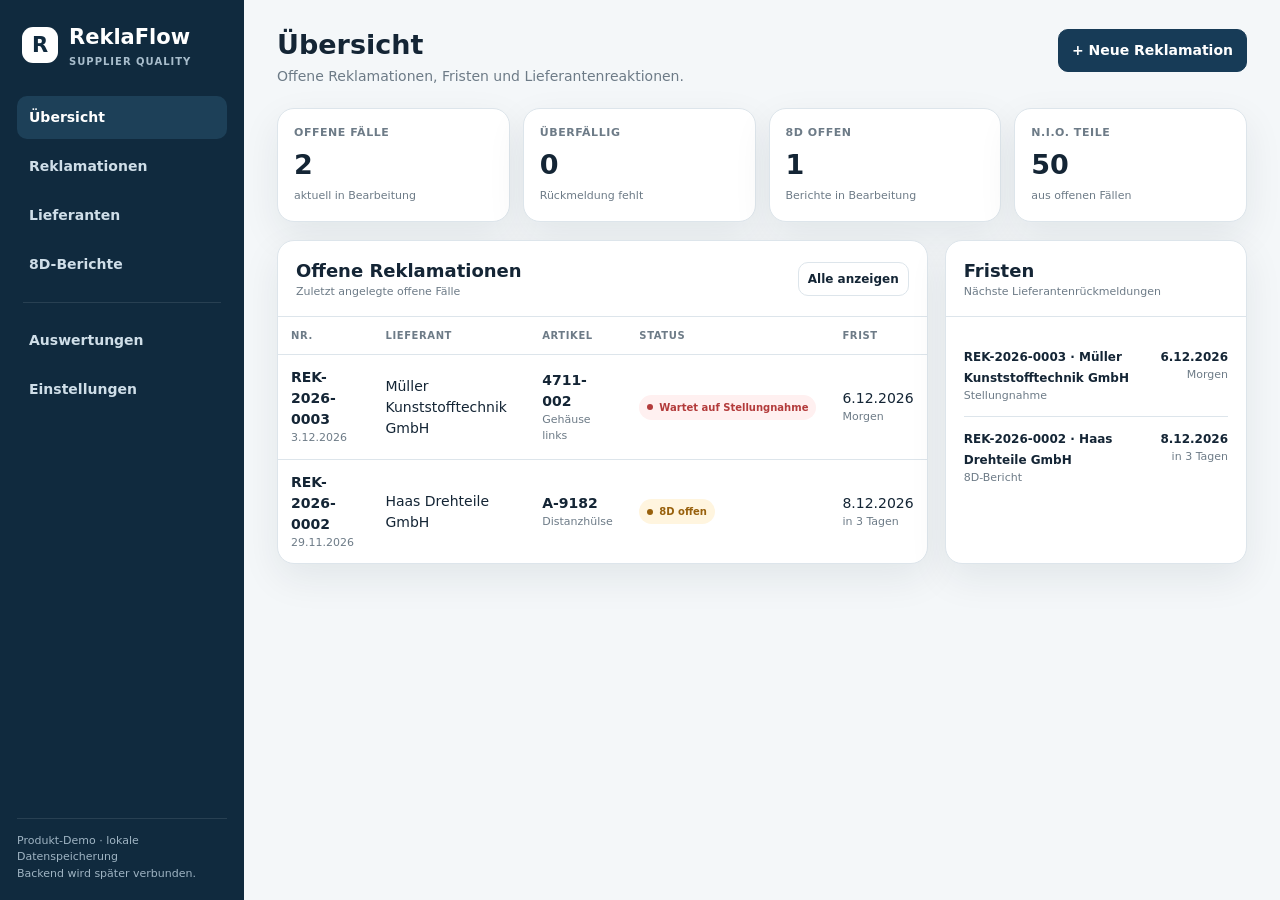
<file: index.html>
<!doctype html>
<html lang="de">
<head>
<meta charset="utf-8">
<meta name="viewport" content="width=device-width,initial-scale=1">
<meta name="theme-color" content="#102a3e">
<title>ReklaFlow – Lieferantenreklamationen</title>
<meta name="description" content="ReklaFlow bündelt Lieferantenreklamationen, Fristen, 8D-Berichte und Lieferantenrückmeldungen in einem schlanken Workflow.">
<link rel="stylesheet" href="styles.css">
</head>
<body>
<div class="app">
 <aside class="sidebar">
  <div class="brand"><span class="brandmark">R</span><span>ReklaFlow<small>Supplier Quality</small></span></div>
  <nav class="nav">
   <button data-view="dashboard">Übersicht</button>
   <button data-view="complaints">Reklamationen</button>
   <button data-view="suppliers">Lieferanten</button>
   <button data-view="eightd">8D-Berichte</button>
   <div class="sep"></div>
   <button data-view="analytics">Auswertungen</button>
   <button data-view="settings">Einstellungen</button>
  </nav>
  <div class="sidebarFooter">Produkt-Demo · lokale Datenspeicherung<br>Backend wird später verbunden.</div>
 </aside>

 <main class="main">
  <section class="view" id="dashboard">
   <div class="topbar"><div><h1>Übersicht</h1><div class="sub">Offene Reklamationen, Fristen und Lieferantenreaktionen.</div></div><div class="actions"><button class="btn primary" onclick="openNewCase()">+ Neue Reklamation</button></div></div>
   <div class="grid4" id="dashboardStats"></div>
   <div class="columns">
    <div class="card"><div class="cardHead"><div><h2>Offene Reklamationen</h2><div class="small">Zuletzt angelegte offene Fälle</div></div><button class="btn sm" onclick="showView('complaints')">Alle anzeigen</button></div><div class="tableWrap"><table><thead><tr><th>Nr.</th><th>Lieferant</th><th>Artikel</th><th>Status</th><th>Frist</th></tr></thead><tbody id="dashboardRows"></tbody></table></div></div>
    <div class="card"><div class="cardHead"><div><h2>Fristen</h2><div class="small">Nächste Lieferantenrückmeldungen</div></div></div><div class="cardBody" id="deadlineList"></div></div>
   </div>
  </section>

  <section class="view" id="complaints">
   <div class="topbar"><div><h1>Reklamationen</h1><div class="sub">Alle Lieferantenreklamationen zentral verwalten.</div></div><div class="actions"><button class="btn primary" onclick="openNewCase()">+ Neue Reklamation</button></div></div>
   <div class="toolbar">
    <input class="search" id="complaintSearch" placeholder="Nr., Lieferant, Artikel oder Fehler suchen…" oninput="renderComplaints()">
    <select class="select" id="complaintFilter" onchange="renderComplaints()"><option value="">Alle Status</option><option>Neu</option><option>Versendet</option><option>Wartet auf Stellungnahme</option><option>8D offen</option><option>Wirksamkeitsprüfung</option><option>Abgeschlossen</option></select>
    <select class="select" id="priorityFilter" onchange="renderComplaints()"><option value="">Alle Prioritäten</option><option>Hoch</option><option>Mittel</option><option>Niedrig</option></select>
   </div>
   <div class="card"><div class="tableWrap"><table><thead><tr><th>Nr.</th><th>Lieferant</th><th>Artikel</th><th>n.i.O.</th><th>Status</th><th>Frist</th></tr></thead><tbody id="complaintRows"></tbody></table></div></div>
  </section>

  <section class="view" id="suppliers">
   <div class="topbar"><div><h1>Lieferanten</h1><div class="sub">Kontakte und Reklamationshistorie im Überblick.</div></div><div class="actions"><button class="btn primary" onclick="openSupplierModal()">+ Lieferant</button></div></div>
   <div class="card"><div class="tableWrap"><table><thead><tr><th>Lieferant</th><th>Kontakt</th><th>Fälle</th><th>Offen</th><th>n.i.O. Teile</th><th>Letzter Fall</th></tr></thead><tbody id="supplierRows"></tbody></table></div></div>
  </section>

  <section class="view" id="eightd">
   <div class="topbar"><div><h1>8D-Berichte</h1><div class="sub">Strukturierte Ursachen- und Maßnahmenbearbeitung je Reklamation.</div></div></div>
   <div class="alert" style="margin-bottom:13px">8D bleibt immer direkt mit der Reklamation verknüpft. Kein separates Word-Dokument, das später gesucht werden muss.</div>
   <div class="card"><div class="tableWrap"><table><thead><tr><th>Reklamation / Lieferant</th><th>Artikel</th><th>Fortschritt</th><th>Status</th><th>Frist</th></tr></thead><tbody id="eightdRows"></tbody></table></div></div>
  </section>

  <section class="view" id="analytics">
   <div class="topbar"><div><h1>Auswertungen</h1><div class="sub">Kennzahlen aus den vorhandenen Reklamationsdaten.</div></div></div>
   <div class="grid4" id="analyticsStats"></div>
   <div class="columns">
    <div class="card"><div class="cardHead"><h2>Reklamationen nach Lieferant</h2></div><div class="cardBody" id="supplierBars"></div></div>
    <div class="card"><div class="cardHead"><h2>Fehlerkategorien</h2></div><div class="cardBody" id="categoryBars"></div></div>
   </div>
  </section>

  <section class="view" id="settings">
   <div class="topbar"><div><h1>Einstellungen</h1><div class="sub">Firmendaten und lokale Demo-Verwaltung.</div></div><div class="actions"><button class="btn primary" onclick="saveSettings()">Speichern</button></div></div>
   <div class="columns">
    <div class="card"><div class="cardHead"><h2>Unternehmen</h2></div><div class="cardBody"><div class="formGrid">
     <div class="field full"><label>Firmenname</label><input id="setCompany"></div>
     <div class="field"><label>Ansprechpartner / Bereich</label><input id="setContact"></div>
     <div class="field"><label>E-Mail</label><input id="setEmail" type="email"></div>
     <div class="field"><label>Reklamationspräfix</label><input id="setPrefix"></div>
     <div class="field"><label>Standard-Antwortfrist in Tagen</label><input id="setDue" type="number" min="1"></div>
     <div class="field"><label>Erinnerung vor Frist in Tagen</label><input id="setReminder" type="number" min="0"></div>
    </div></div></div>
    <div class="card"><div class="cardHead"><h2>Daten</h2></div><div class="cardBody">
     <div class="settingRow"><div><b>Backup exportieren</b><span>Alle lokalen Reklamationen und Lieferanten als JSON sichern.</span></div><button class="btn sm" onclick="exportData()">Export</button></div>
     <div class="settingRow"><div><b>Backup importieren</b><span>Ein vorher exportiertes ReklaFlow-Backup einlesen.</span></div><label class="btn sm" style="cursor:pointer">Import<input type="file" accept=".json,application/json" style="display:none" onchange="importData(this)"></label></div>
     <div class="settingRow"><div><b>Demo zurücksetzen</b><span>Lokale Daten auf den Ausgangsstand zurücksetzen.</span></div><button class="btn sm danger" onclick="resetDemo()">Zurücksetzen</button></div>
    </div></div>
   </div>
  </section>

  <section class="view" id="detail">
   <div class="topbar"><div><button class="btn" onclick="showView('complaints')">← Reklamationen</button></div><div class="actions"></div></div>
   <div id="detailContent"></div>
  </section>

  <section class="view" id="portal"><div id="portalContent"></div></section>
 </main>
</div>

<div class="modal" id="caseModal">
 <div class="dialog">
  <div class="dialogHead"><div><h2>Neue Lieferantenreklamation</h2><div class="small">Fehler dokumentieren und Bearbeitung starten.</div></div><button class="close" onclick="closeModal('caseModal')">×</button></div>
  <form id="caseForm" onsubmit="event.preventDefault();createCase()">
   <div class="dialogBody"><div class="formGrid">
    <div class="field full"><label>Lieferant *</label><select id="cSupplier"><option value="">Lieferant wählen…</option></select></div>
    <div class="field"><label>Artikelnummer *</label><input id="cArticle" placeholder="z. B. 4711-002"></div>
    <div class="field"><label>Artikelbezeichnung</label><input id="cArticleName" placeholder="z. B. Gehäuse links"></div>
    <div class="field"><label>Bestellnummer</label><input id="cPO" placeholder="z. B. 45008152"></div>
    <div class="field"><label>Lieferschein</label><input id="cDelivery" placeholder="z. B. LS-873942"></div>
    <div class="field"><label>Charge / Los</label><input id="cBatch"></div>
    <div class="field"><label>Lieferdatum</label><input id="cDeliveryDate" type="date"></div>
    <div class="field"><label>Liefermenge</label><input id="cQty" type="number" min="0"></div>
    <div class="field"><label>Menge n.i.O. *</label><input id="cBad" type="number" min="1"></div>
    <div class="field"><label>Fehlerkategorie</label><select id="cCategory"><option>Oberfläche</option><option>Maßabweichung</option><option>Funktion</option><option>Material</option><option>Verpackung</option><option>Dokumentation</option><option>Sonstige</option></select></div>
    <div class="field"><label>Priorität</label><select id="cPriority"><option>Hoch</option><option selected>Mittel</option><option>Niedrig</option></select></div>
    <div class="field"><label>Geforderte Reaktion</label><select id="cRequested"><option>Stellungnahme</option><option>Sofortmaßnahme</option><option>8D-Bericht</option><option>Ersatzlieferung</option></select></div>
    <div class="field"><label>Antwortfrist</label><input id="cDue" type="date"></div>
    <div class="field"><label>Reklamationskosten</label><input id="cCost" type="number" min="0" step="0.01"></div>
    <div class="field full"><label>Fehlerbeschreibung *</label><textarea id="cIssue" placeholder="Was wurde festgestellt? Wo befindet sich der Fehler? Welche Auswirkung hat er?"></textarea></div>
    <div class="field full"><label>Fotos / Anhänge</label><div class="drop"><input id="cFiles" type="file" multiple><div class="small" style="margin-top:6px">In der lokalen Demo werden Dateiname und Größe gespeichert. Im späteren Backend werden die Dateien selbst gespeichert.</div></div></div>
   </div></div>
   <div class="dialogFoot"><button type="button" class="btn" onclick="closeModal('caseModal')">Abbrechen</button><button class="btn primary" type="submit">Reklamation anlegen</button></div>
  </form>
 </div>
</div>

<div class="modal" id="supplierModal">
 <div class="dialog sm">
  <div class="dialogHead"><h2>Lieferant anlegen</h2><button class="close" onclick="closeModal('supplierModal')">×</button></div>
  <form id="supplierForm" onsubmit="event.preventDefault();createSupplier()"><div class="dialogBody"><div class="formGrid">
   <div class="field full"><label>Firmenname *</label><input id="sName"></div>
   <div class="field"><label>Lieferantennummer</label><input id="sNo"></div>
   <div class="field"><label>Ort</label><input id="sCity"></div>
   <div class="field"><label>Ansprechpartner</label><input id="sContact"></div>
   <div class="field"><label>E-Mail</label><input id="sEmail" type="email"></div>
   <div class="field full"><label>Telefon</label><input id="sPhone"></div>
  </div></div><div class="dialogFoot"><button type="button" class="btn" onclick="closeModal('supplierModal')">Abbrechen</button><button class="btn primary">Lieferant anlegen</button></div></form>
 </div>
</div>

<div class="modal" id="editModal">
 <div class="dialog sm">
  <div class="dialogHead"><h2>Reklamation bearbeiten</h2><button class="close" onclick="closeModal('editModal')">×</button></div>
  <div class="dialogBody"><div class="formGrid">
   <div class="field full"><label>Fehlerbeschreibung</label><textarea id="eIssue"></textarea></div>
   <div class="field"><label>Antwortfrist</label><input id="eDue" type="date"></div>
   <div class="field"><label>Priorität</label><select id="ePriority"><option>Hoch</option><option>Mittel</option><option>Niedrig</option></select></div>
   <div class="field full"><label>Reklamationskosten</label><input id="eCost" type="number" min="0" step="0.01"></div>
  </div></div>
  <div class="dialogFoot"><button class="btn" onclick="closeModal('editModal')">Abbrechen</button><button class="btn primary" onclick="saveEditCase()">Speichern</button></div>
 </div>
</div>

<div class="modal" id="sendModal">
 <div class="dialog sm">
  <div class="dialogHead"><div><h2>Reklamation versenden</h2><div class="small">E-Mail-Vorschau für den Lieferanten</div></div><button class="close" onclick="closeModal('sendModal')">×</button></div>
  <div class="dialogBody"><div class="formGrid">
   <div class="field full"><label>Empfänger</label><input id="sendTo" type="email"></div>
   <div class="field full"><label>Betreff</label><input id="sendSubject"></div>
   <div class="field full"><label>Nachricht</label><textarea id="sendBody" style="min-height:230px"></textarea></div>
   <div class="field full"><div class="alert">Im lokalen MVP wird noch keine echte E-Mail verschickt. Der Text kann kopiert werden; „Als versendet markieren“ startet den weiteren Workflow.</div></div>
  </div></div>
  <div class="dialogFoot"><button class="btn" onclick="copySendText()">Text kopieren</button><button class="btn" onclick="closeModal('sendModal')">Abbrechen</button><button class="btn primary" onclick="markSent()">Als versendet markieren</button></div>
 </div>
</div>

<div id="toast" style="position:fixed;right:18px;bottom:18px;background:#102a3e;color:#fff;border-radius:11px;padding:11px 14px;font-weight:750;z-index:80;opacity:0;transform:translateY(8px);transition:.2s;pointer-events:none"></div>
<script src="app.js"></script>
</body>
</html>
</file>
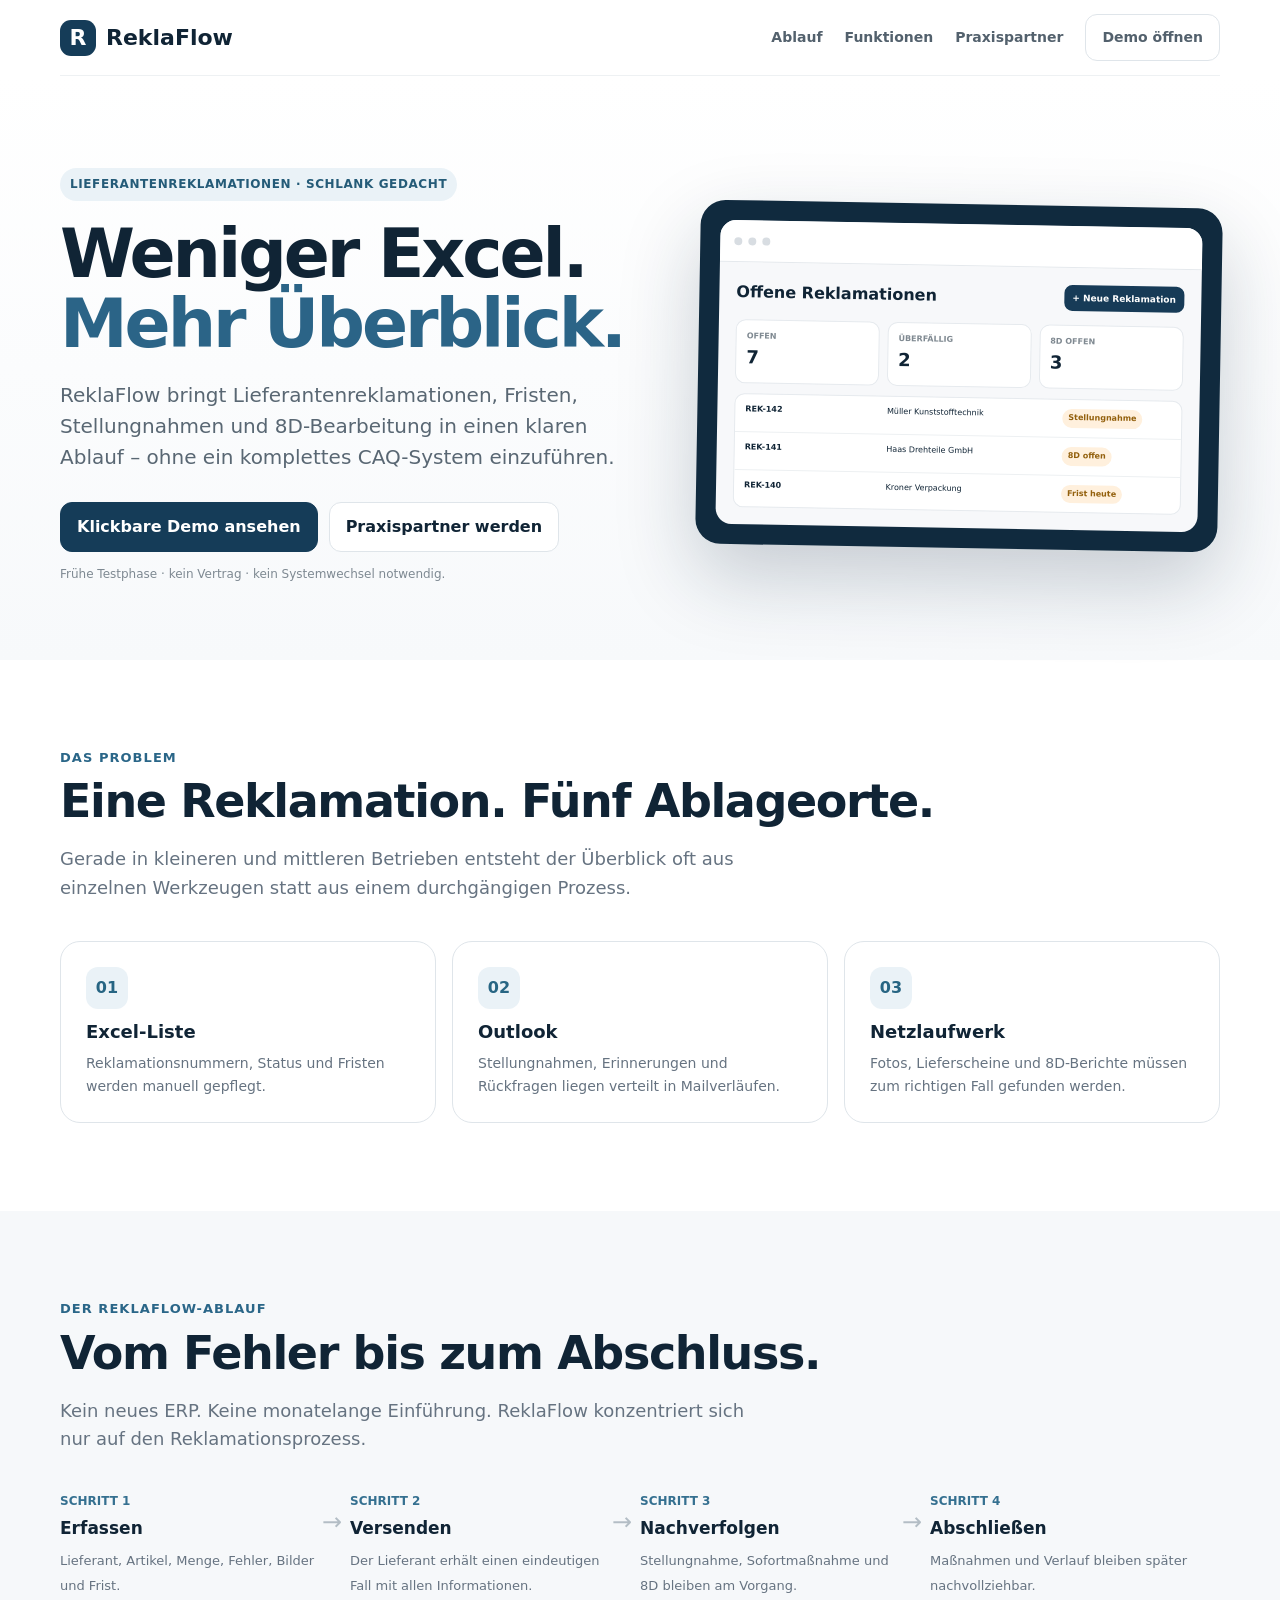
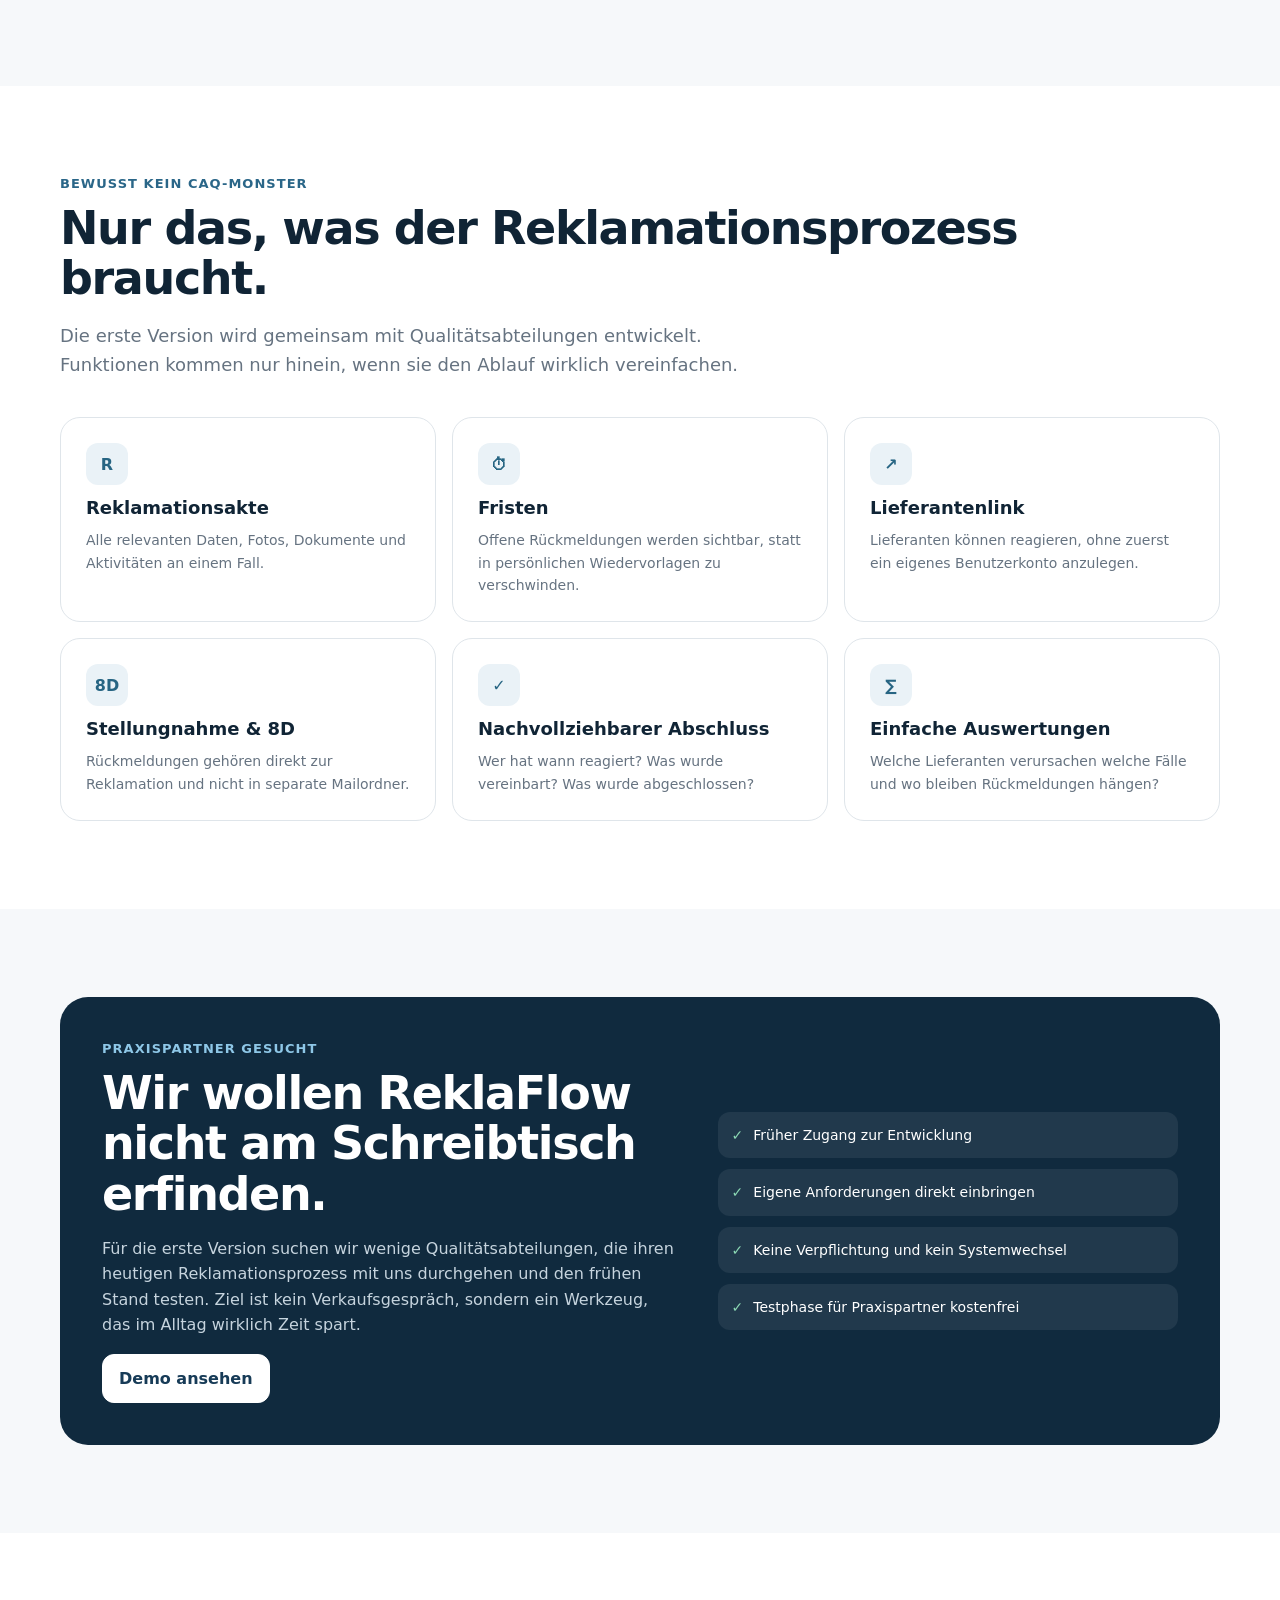
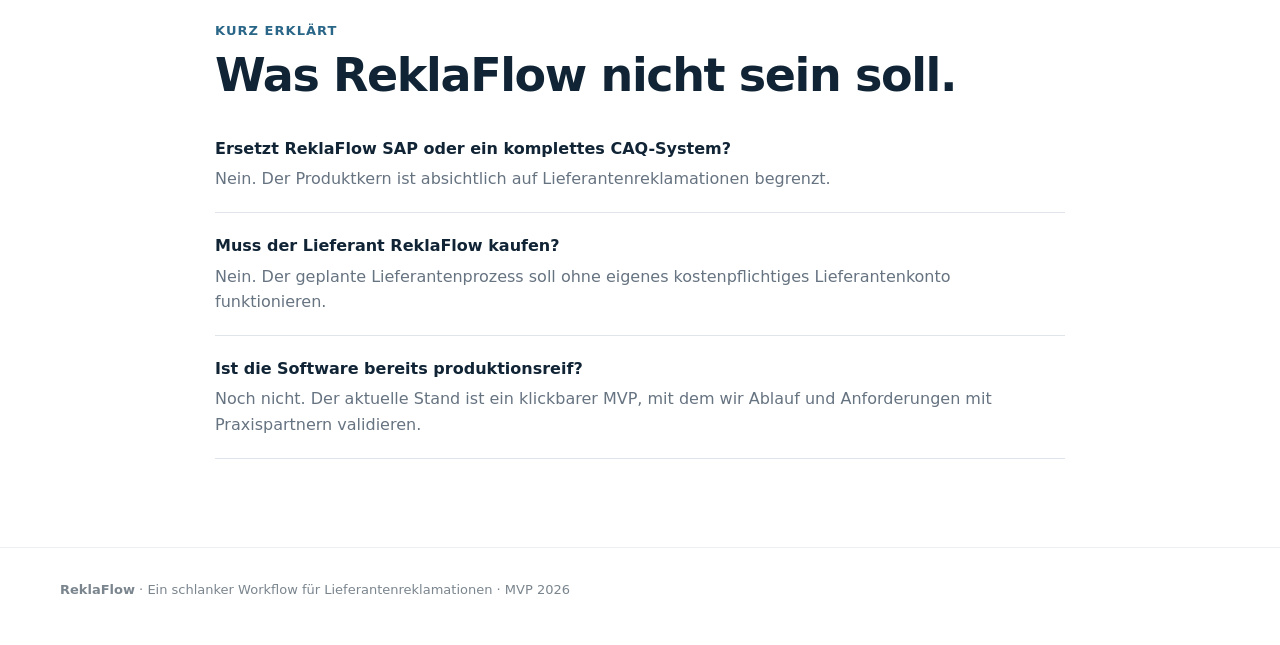
<file: landing.html>
<!doctype html>
<html lang="de">
<head>
<meta charset="utf-8">
<meta name="viewport" content="width=device-width,initial-scale=1">
<title>ReklaFlow – Lieferantenreklamationen ohne Excel-Chaos</title>
<meta name="description" content="ReklaFlow bündelt Lieferantenreklamationen, Fristen, Stellungnahmen und 8D-Berichte in einem einfachen Workflow. Praxispartner für den ersten Test gesucht.">
<style>
:root{
 --ink:#102435;--muted:#667381;--brand:#153c58;--brand2:#1e5a7e;--bg:#f6f8fa;--line:#dfe5ea;--card:#fff;--soft:#eaf2f7;
 --ok:#176542;--warn:#996515;--radius:20px;--shadow:0 18px 50px rgba(16,36,53,.09)
}
*{box-sizing:border-box}html{scroll-behavior:smooth}body{margin:0;font:16px/1.6 Inter,system-ui,-apple-system,BlinkMacSystemFont,"Segoe UI",sans-serif;background:#fff;color:var(--ink)}
a{text-decoration:none;color:inherit}.wrap{width:min(1160px,calc(100% - 40px));margin:auto}
nav{height:76px;display:flex;align-items:center;justify-content:space-between;border-bottom:1px solid #eef1f3}
.brand{display:flex;align-items:center;gap:10px;font-size:22px;font-weight:850}.mark{width:36px;height:36px;border-radius:11px;background:var(--brand);color:#fff;display:grid;place-items:center}
.navlinks{display:flex;align-items:center;gap:22px;color:#53616d;font-size:14px;font-weight:650}.btn{display:inline-flex;align-items:center;justify-content:center;border-radius:12px;padding:11px 16px;font-weight:800;border:1px solid var(--line);background:#fff}.btn.primary{background:var(--brand);border-color:var(--brand);color:#fff}.btn.primary:hover{background:var(--brand2)}
.hero{padding:92px 0 76px;background:linear-gradient(180deg,#fff 0,#f7f9fb 100%)}.heroGrid{display:grid;grid-template-columns:1.05fr .95fr;gap:62px;align-items:center}
.eyebrow{display:inline-flex;padding:7px 10px;border-radius:999px;background:var(--soft);color:#245b78;font-size:12px;font-weight:850;letter-spacing:.05em;text-transform:uppercase;margin-bottom:18px}
h1{font-size:clamp(42px,6vw,68px);line-height:1.02;letter-spacing:-.045em;margin:0 0 22px;max-width:800px}h1 span{color:#2b6487}
.lead{font-size:20px;line-height:1.55;color:#596773;max-width:700px;margin:0 0 29px}.cta{display:flex;gap:11px;flex-wrap:wrap}.fine{font-size:12px;color:#7e8992;margin-top:13px}
.mock{background:#102a3e;border-radius:25px;padding:20px;box-shadow:0 32px 80px rgba(16,42,62,.22);transform:rotate(1deg)}.window{background:#f7f8fa;border-radius:16px;overflow:hidden}.windowTop{height:42px;background:#fff;border-bottom:1px solid #e5e9ed;display:flex;align-items:center;gap:6px;padding:0 14px}.dot{width:8px;height:8px;border-radius:50%;background:#d8dde2}.dash{padding:17px}.dashTitle{display:flex;justify-content:space-between;align-items:center;margin-bottom:14px;font-weight:850}.tinyButton{background:#173b57;color:white;border-radius:8px;padding:6px 8px;font-size:9px}.stats{display:grid;grid-template-columns:repeat(3,1fr);gap:8px}.stat{background:white;border:1px solid #e6eaee;border-radius:10px;padding:10px}.stat small{display:block;color:#7f8991;font-size:8px;text-transform:uppercase;font-weight:800}.stat b{font-size:18px}.miniTable{margin-top:10px;background:#fff;border:1px solid #e6eaee;border-radius:10px;overflow:hidden}.row{display:grid;grid-template-columns:1fr 1.25fr .8fr;gap:6px;padding:9px 10px;border-bottom:1px solid #edf0f2;font-size:8px}.row:last-child{border:0}.pill{justify-self:start;border-radius:99px;padding:3px 6px;background:#fff0dd;color:#93600d;font-weight:800}
.section{padding:88px 0}.section.gray{background:var(--bg)}.kicker{font-size:13px;text-transform:uppercase;letter-spacing:.08em;color:#2a6688;font-weight:850;margin-bottom:8px}h2{font-size:clamp(32px,4vw,46px);line-height:1.1;letter-spacing:-.03em;margin:0 0 15px}.sectionIntro{max-width:720px;color:var(--muted);font-size:18px;margin-bottom:38px}
.painGrid,.featureGrid{display:grid;grid-template-columns:repeat(3,1fr);gap:16px}.card{border:1px solid var(--line);border-radius:var(--radius);padding:25px;background:#fff}.card strong{font-size:18px;display:block;margin:9px 0 6px}.card p{color:var(--muted);margin:0;font-size:14px}.icon{width:42px;height:42px;border-radius:12px;background:var(--soft);display:grid;place-items:center;font-weight:900;color:#276583}
.flow{display:grid;grid-template-columns:repeat(4,1fr);gap:0;margin-top:38px}.step{position:relative;padding-right:26px}.step:not(:last-child):after{content:"→";position:absolute;right:8px;top:11px;color:#b3bdc5;font-size:24px}.stepNo{font-size:12px;color:#357090;font-weight:900}.step b{display:block;font-size:17px;margin:4px 0}.step span{color:var(--muted);font-size:13px}
.partner{display:grid;grid-template-columns:1fr .8fr;gap:40px;align-items:center;background:#102a3e;color:#fff;border-radius:28px;padding:42px}.partner p{color:#c6d4de}.checks{display:grid;gap:11px}.check{display:flex;gap:10px;align-items:flex-start;background:rgba(255,255,255,.07);padding:12px 14px;border-radius:12px;font-size:14px}.check:before{content:"✓";font-weight:900;color:#8cd9b4}
.faq{max-width:850px}.faqItem{padding:20px 0;border-bottom:1px solid var(--line)}.faqItem b{display:block;margin-bottom:5px}.faqItem p{margin:0;color:var(--muted)}
footer{padding:32px 0 45px;border-top:1px solid #edf0f2;color:#7a858e;font-size:13px}
@media(max-width:900px){.heroGrid,.partner{grid-template-columns:1fr}.mock{transform:none}.painGrid,.featureGrid{grid-template-columns:1fr 1fr}.flow{grid-template-columns:1fr 1fr;gap:25px}.step:after{display:none}}
@media(max-width:620px){.wrap{width:min(100% - 26px,1160px)}.navlinks a:not(.btn){display:none}.hero{padding:65px 0 55px}.painGrid,.featureGrid,.flow{grid-template-columns:1fr}.partner{padding:28px 22px}h1{font-size:43px}}
</style>
</head>
<body>
<div class="wrap">
<nav>
 <a class="brand" href="#"><span class="mark">R</span>ReklaFlow</a>
 <div class="navlinks"><a href="#ablauf">Ablauf</a><a href="#funktionen">Funktionen</a><a href="#praxispartner">Praxispartner</a><a class="btn" href="index.html">Demo öffnen</a></div>
</nav>
</div>

<header class="hero">
 <div class="wrap heroGrid">
  <div>
   <div class="eyebrow">Lieferantenreklamationen · schlank gedacht</div>
   <h1>Weniger Excel.<br><span>Mehr Überblick.</span></h1>
   <p class="lead">ReklaFlow bringt Lieferantenreklamationen, Fristen, Stellungnahmen und 8D-Bearbeitung in einen klaren Ablauf – ohne ein komplettes CAQ-System einzuführen.</p>
   <div class="cta"><a class="btn primary" href="index.html">Klickbare Demo ansehen</a><a class="btn" href="#praxispartner">Praxispartner werden</a></div>
   <div class="fine">Frühe Testphase · kein Vertrag · kein Systemwechsel notwendig.</div>
  </div>
  <div class="mock" aria-label="ReklaFlow Dashboard Vorschau">
   <div class="window"><div class="windowTop"><span class="dot"></span><span class="dot"></span><span class="dot"></span></div>
    <div class="dash">
     <div class="dashTitle"><span>Offene Reklamationen</span><span class="tinyButton">+ Neue Reklamation</span></div>
     <div class="stats"><div class="stat"><small>Offen</small><b>7</b></div><div class="stat"><small>Überfällig</small><b>2</b></div><div class="stat"><small>8D offen</small><b>3</b></div></div>
     <div class="miniTable">
      <div class="row"><b>REK-142</b><span>Müller Kunststofftechnik</span><span class="pill">Stellungnahme</span></div>
      <div class="row"><b>REK-141</b><span>Haas Drehteile GmbH</span><span class="pill">8D offen</span></div>
      <div class="row"><b>REK-140</b><span>Kroner Verpackung</span><span class="pill">Frist heute</span></div>
     </div>
    </div>
   </div>
  </div>
 </div>
</header>

<section class="section">
 <div class="wrap">
  <div class="kicker">Das Problem</div>
  <h2>Eine Reklamation. Fünf Ablageorte.</h2>
  <p class="sectionIntro">Gerade in kleineren und mittleren Betrieben entsteht der Überblick oft aus einzelnen Werkzeugen statt aus einem durchgängigen Prozess.</p>
  <div class="painGrid">
   <div class="card"><div class="icon">01</div><strong>Excel-Liste</strong><p>Reklamationsnummern, Status und Fristen werden manuell gepflegt.</p></div>
   <div class="card"><div class="icon">02</div><strong>Outlook</strong><p>Stellungnahmen, Erinnerungen und Rückfragen liegen verteilt in Mailverläufen.</p></div>
   <div class="card"><div class="icon">03</div><strong>Netzlaufwerk</strong><p>Fotos, Lieferscheine und 8D-Berichte müssen zum richtigen Fall gefunden werden.</p></div>
  </div>
 </div>
</section>

<section class="section gray" id="ablauf">
 <div class="wrap">
  <div class="kicker">Der ReklaFlow-Ablauf</div>
  <h2>Vom Fehler bis zum Abschluss.</h2>
  <p class="sectionIntro">Kein neues ERP. Keine monatelange Einführung. ReklaFlow konzentriert sich nur auf den Reklamationsprozess.</p>
  <div class="flow">
   <div class="step"><div class="stepNo">SCHRITT 1</div><b>Erfassen</b><span>Lieferant, Artikel, Menge, Fehler, Bilder und Frist.</span></div>
   <div class="step"><div class="stepNo">SCHRITT 2</div><b>Versenden</b><span>Der Lieferant erhält einen eindeutigen Fall mit allen Informationen.</span></div>
   <div class="step"><div class="stepNo">SCHRITT 3</div><b>Nachverfolgen</b><span>Stellungnahme, Sofortmaßnahme und 8D bleiben am Vorgang.</span></div>
   <div class="step"><div class="stepNo">SCHRITT 4</div><b>Abschließen</b><span>Maßnahmen und Verlauf bleiben später nachvollziehbar.</span></div>
  </div>
 </div>
</section>

<section class="section" id="funktionen">
 <div class="wrap">
  <div class="kicker">Bewusst kein CAQ-Monster</div>
  <h2>Nur das, was der Reklamationsprozess braucht.</h2>
  <p class="sectionIntro">Die erste Version wird gemeinsam mit Qualitätsabteilungen entwickelt. Funktionen kommen nur hinein, wenn sie den Ablauf wirklich vereinfachen.</p>
  <div class="featureGrid">
   <div class="card"><div class="icon">R</div><strong>Reklamationsakte</strong><p>Alle relevanten Daten, Fotos, Dokumente und Aktivitäten an einem Fall.</p></div>
   <div class="card"><div class="icon">⏱</div><strong>Fristen</strong><p>Offene Rückmeldungen werden sichtbar, statt in persönlichen Wiedervorlagen zu verschwinden.</p></div>
   <div class="card"><div class="icon">↗</div><strong>Lieferantenlink</strong><p>Lieferanten können reagieren, ohne zuerst ein eigenes Benutzerkonto anzulegen.</p></div>
   <div class="card"><div class="icon">8D</div><strong>Stellungnahme & 8D</strong><p>Rückmeldungen gehören direkt zur Reklamation und nicht in separate Mailordner.</p></div>
   <div class="card"><div class="icon">✓</div><strong>Nachvollziehbarer Abschluss</strong><p>Wer hat wann reagiert? Was wurde vereinbart? Was wurde abgeschlossen?</p></div>
   <div class="card"><div class="icon">∑</div><strong>Einfache Auswertungen</strong><p>Welche Lieferanten verursachen welche Fälle und wo bleiben Rückmeldungen hängen?</p></div>
  </div>
 </div>
</section>

<section class="section gray" id="praxispartner">
 <div class="wrap">
  <div class="partner">
   <div>
    <div class="kicker" style="color:#8ec7e7">Praxispartner gesucht</div>
    <h2>Wir wollen ReklaFlow nicht am Schreibtisch erfinden.</h2>
    <p>Für die erste Version suchen wir wenige Qualitätsabteilungen, die ihren heutigen Reklamationsprozess mit uns durchgehen und den frühen Stand testen. Ziel ist kein Verkaufsgespräch, sondern ein Werkzeug, das im Alltag wirklich Zeit spart.</p>
    <div class="cta"><a class="btn primary" style="background:#fff;color:#173b57;border-color:#fff" href="index.html">Demo ansehen</a></div>
   </div>
   <div class="checks">
    <div class="check">Früher Zugang zur Entwicklung</div>
    <div class="check">Eigene Anforderungen direkt einbringen</div>
    <div class="check">Keine Verpflichtung und kein Systemwechsel</div>
    <div class="check">Testphase für Praxispartner kostenfrei</div>
   </div>
  </div>
 </div>
</section>

<section class="section">
 <div class="wrap faq">
  <div class="kicker">Kurz erklärt</div><h2>Was ReklaFlow nicht sein soll.</h2>
  <div class="faqItem"><b>Ersetzt ReklaFlow SAP oder ein komplettes CAQ-System?</b><p>Nein. Der Produktkern ist absichtlich auf Lieferantenreklamationen begrenzt.</p></div>
  <div class="faqItem"><b>Muss der Lieferant ReklaFlow kaufen?</b><p>Nein. Der geplante Lieferantenprozess soll ohne eigenes kostenpflichtiges Lieferantenkonto funktionieren.</p></div>
  <div class="faqItem"><b>Ist die Software bereits produktionsreif?</b><p>Noch nicht. Der aktuelle Stand ist ein klickbarer MVP, mit dem wir Ablauf und Anforderungen mit Praxispartnern validieren.</p></div>
 </div>
</section>

<footer><div class="wrap"><b>ReklaFlow</b> · Ein schlanker Workflow für Lieferantenreklamationen · MVP 2026</div></footer>
</body>
</html>
</file>
<file: styles.css>
:root{
  --bg:#f4f7f9;--card:#fff;--text:#142535;--muted:#6d7b87;--line:#dde5eb;
  --nav:#102a3e;--nav2:#173b57;--brand:#1e5f82;--soft:#eaf3f8;
  --red:#b33b3b;--redbg:#fff0f0;--orange:#98610d;--orangebg:#fff5df;
  --green:#16704a;--greenbg:#eaf8f0;--blue:#246887;--bluebg:#edf6fa;
  --shadow:0 14px 38px rgba(19,39,55,.08);--r:17px
}
*{box-sizing:border-box}html{scroll-behavior:smooth}body{margin:0;font:14px/1.5 Inter,system-ui,-apple-system,BlinkMacSystemFont,"Segoe UI",sans-serif;background:var(--bg);color:var(--text)}
button,input,select,textarea{font:inherit}button{cursor:pointer}a{color:inherit}
.app{display:grid;grid-template-columns:244px 1fr;min-height:100vh}
.sidebar{background:var(--nav);color:#fff;padding:22px 17px;position:sticky;top:0;height:100vh}
.brand{display:flex;align-items:center;gap:11px;font-size:21px;font-weight:900;margin:0 5px 27px}.brandmark{width:36px;height:36px;background:#fff;color:var(--nav);display:grid;place-items:center;border-radius:11px}.brand small{display:block;color:#a8bdcc;font-size:10px;letter-spacing:.1em;text-transform:uppercase}
.nav{display:grid;gap:6px}.nav button{border:0;background:transparent;color:#cfdee8;border-radius:10px;padding:11px 12px;text-align:left;font-weight:700}.nav button:hover,.nav button.active{background:#1d4058;color:#fff}
.nav .sep{height:1px;background:rgba(255,255,255,.1);margin:10px 6px}.sidebarFooter{position:absolute;left:17px;right:17px;bottom:18px;color:#9fb4c3;font-size:11px;border-top:1px solid rgba(255,255,255,.1);padding-top:14px}
.main{padding:29px 33px 55px;min-width:0}.view{display:none}.view.active{display:block}
.topbar{display:flex;align-items:flex-start;justify-content:space-between;gap:20px;margin-bottom:21px}.topbar h1{font-size:27px;line-height:1.2;margin:0 0 5px}.sub{color:var(--muted)}
.actions{display:flex;gap:9px;flex-wrap:wrap}.btn{border:1px solid var(--line);background:#fff;color:var(--text);padding:10px 13px;border-radius:10px;font-weight:750}.btn:hover{background:#f8fafb}.btn.primary{background:var(--nav2);border-color:var(--nav2);color:#fff}.btn.primary:hover{background:#245d7f}.btn.danger{color:var(--red)}.btn.sm{padding:7px 9px;font-size:12px}
.grid4{display:grid;grid-template-columns:repeat(4,1fr);gap:13px;margin-bottom:18px}.stat{background:#fff;border:1px solid var(--line);border-radius:var(--r);padding:16px;box-shadow:var(--shadow)}.statLabel{font-size:11px;color:var(--muted);font-weight:800;text-transform:uppercase;letter-spacing:.05em}.statValue{font-size:27px;font-weight:900;margin-top:3px}.statHint{font-size:11px;color:var(--muted);margin-top:3px}
.card{background:#fff;border:1px solid var(--line);border-radius:var(--r);box-shadow:var(--shadow);overflow:hidden}.cardHead{display:flex;justify-content:space-between;align-items:center;gap:14px;padding:16px 18px;border-bottom:1px solid var(--line)}.cardHead h2,.cardHead h3{margin:0;font-size:18px}.cardBody{padding:18px}
.columns{display:grid;grid-template-columns:minmax(0,1.55fr) minmax(280px,.72fr);gap:17px}.detailColumns{display:grid;grid-template-columns:minmax(0,1.35fr) minmax(300px,.65fr);gap:17px}
.tableWrap{overflow:auto}table{border-collapse:collapse;width:100%}th{text-align:left;font-size:10px;color:var(--muted);text-transform:uppercase;letter-spacing:.06em;padding:11px 13px;border-bottom:1px solid var(--line);white-space:nowrap}td{padding:12px 13px;border-bottom:1px solid var(--line);vertical-align:middle}tbody tr{cursor:pointer}tbody tr:hover{background:#fafcfd}tbody tr:last-child td{border-bottom:0}
.small{font-size:11px;color:var(--muted)}.mono{font-variant-numeric:tabular-nums}.strong{font-weight:800}
.badge{display:inline-flex;align-items:center;gap:6px;border-radius:999px;padding:5px 8px;font-size:10px;font-weight:850;white-space:nowrap}.badge:before{content:"";width:6px;height:6px;border-radius:50%;background:currentColor}.badge.red{color:var(--red);background:var(--redbg)}.badge.orange{color:var(--orange);background:var(--orangebg)}.badge.green{color:var(--green);background:var(--greenbg)}.badge.blue{color:var(--blue);background:var(--bluebg)}.badge.gray{color:#66717c;background:#f1f3f5}
.toolbar{display:flex;align-items:center;gap:9px;margin-bottom:13px;flex-wrap:wrap}.search{flex:1;min-width:230px;border:1px solid var(--line);background:#fff;border-radius:10px;padding:10px 12px}.select{border:1px solid var(--line);background:#fff;border-radius:10px;padding:10px 12px}
.deadline{display:flex;justify-content:space-between;gap:13px;padding:11px 0;border-bottom:1px solid var(--line)}.deadline:last-child{border-bottom:0}.deadline b{font-size:12px}.deadline span{display:block;font-size:11px;color:var(--muted)}
.alert{padding:11px 13px;border-radius:11px;background:var(--soft);color:#2b5f7d;font-size:12px}.alert.warn{background:var(--orangebg);color:#855812}.alert.red{background:var(--redbg);color:var(--red)}
.metaGrid{display:grid;grid-template-columns:repeat(3,1fr);gap:10px}.meta{border:1px solid var(--line);border-radius:11px;padding:11px}.meta span{display:block;font-size:9px;text-transform:uppercase;letter-spacing:.05em;color:var(--muted);font-weight:800}.meta b{display:block;margin-top:4px;font-size:13px}
.sectionTitle{font-size:11px;color:var(--muted);font-weight:850;text-transform:uppercase;letter-spacing:.06em;margin:18px 0 7px}.issue{font-size:15px;margin:0}.timeline{display:grid}.event{position:relative;margin-left:7px;padding:0 0 17px 24px;border-left:2px solid #e0e6eb}.event:last-child{border-left-color:transparent}.event:before{content:"";position:absolute;left:-6px;top:3px;width:10px;height:10px;border-radius:50%;background:var(--brand)}.event b{font-size:12px}.event p{font-size:11px;color:var(--muted);margin:2px 0 0}
.progress{height:8px;border-radius:999px;background:#e8edf1;overflow:hidden}.progress>span{display:block;height:100%;background:var(--brand);border-radius:inherit}.d8grid{display:grid;gap:10px}.dstep{border:1px solid var(--line);border-radius:12px;padding:12px}.dstep.done{border-color:#badfce;background:#fbfffd}.dstepHead{display:flex;justify-content:space-between;gap:10px;align-items:center}.dstep h3{font-size:13px;margin:0}.dstep textarea{width:100%;min-height:80px;border:1px solid var(--line);border-radius:9px;padding:10px;margin-top:9px;resize:vertical}
.barRow{margin:14px 0}.barLabel{display:flex;justify-content:space-between;gap:10px;margin-bottom:5px}.bar{height:8px;background:#e9eef2;border-radius:99px;overflow:hidden}.bar span{display:block;height:100%;background:var(--brand);border-radius:inherit}
.empty{padding:38px 18px;text-align:center;color:var(--muted)}
.modal{position:fixed;inset:0;background:rgba(8,22,33,.48);z-index:40;display:none;align-items:center;justify-content:center;padding:18px}.modal.open{display:flex}.dialog{width:min(820px,100%);max-height:94vh;overflow:auto;background:#fff;border-radius:20px;box-shadow:0 28px 90px rgba(0,0,0,.24)}.dialog.sm{width:min(540px,100%)}.dialogHead{display:flex;align-items:center;justify-content:space-between;padding:18px 21px;border-bottom:1px solid var(--line)}.dialogHead h2{font-size:18px;margin:0}.dialogBody{padding:20px 21px}.dialogFoot{padding:15px 21px;border-top:1px solid var(--line);display:flex;justify-content:flex-end;gap:9px}.close{border:0;background:#f1f4f6;border-radius:9px;width:32px;height:32px;font-size:18px}
.formGrid{display:grid;grid-template-columns:repeat(2,1fr);gap:13px}.field{display:grid;gap:5px}.field.full{grid-column:1/-1}.field label{font-size:11px;font-weight:800;color:#4d5b68}.field input,.field select,.field textarea{border:1px solid #dbe3e9;border-radius:9px;padding:10px 11px;width:100%;background:#fff}.field textarea{min-height:90px;resize:vertical}.checkline{display:flex;align-items:center;gap:8px}
.drop{border:1.5px dashed #c5d0d8;border-radius:11px;background:#fafcfd;padding:19px;text-align:center;color:var(--muted)}.fileList{display:grid;gap:7px;margin-top:9px}.fileChip{display:flex;justify-content:space-between;align-items:center;border:1px solid var(--line);border-radius:9px;padding:8px 10px}
.portalShell{max-width:880px;margin:12px auto}.portalHero{background:var(--nav);color:#fff;border-radius:20px;padding:23px;margin-bottom:14px}.portalHero p{color:#c6d5df}.portalGrid{display:grid;grid-template-columns:repeat(2,1fr);gap:11px}.portalAction{border:1px solid var(--line);background:#fff;border-radius:13px;padding:15px}.portalAction h3{font-size:14px;margin:0 0 5px}.portalAction p{font-size:11px;color:var(--muted);margin:0 0 10px}
.settingRow{display:grid;grid-template-columns:1fr auto;gap:20px;align-items:center;padding:15px 0;border-bottom:1px solid var(--line)}.settingRow:last-child{border-bottom:0}.settingRow b{display:block}.settingRow span{color:var(--muted);font-size:12px}
.closureList{display:grid;gap:7px}.closureItem{display:flex;gap:9px;align-items:flex-start;border:1px solid var(--line);border-radius:10px;padding:9px 10px;background:#fff}.closureItem>span{width:20px;height:20px;border-radius:50%;display:grid;place-items:center;font-size:11px;font-weight:900;flex:0 0 20px}.closureItem b{display:block;font-size:11px}.closureItem small{display:block;color:var(--muted);font-size:10px;margin-top:1px}.closureItem.ok{border-color:#c9e5d6;background:#fbfffd}.closureItem.ok>span{background:var(--greenbg);color:var(--green)}.closureItem.open{border-color:#efd7aa;background:#fffdf7}.closureItem.open>span{background:var(--orangebg);color:var(--orange)}
.kpi{display:flex;gap:8px;align-items:center}.kpiUp{color:var(--green);font-weight:800}.kpiDown{color:var(--red);font-weight:800}
@media(max-width:1000px){.grid4{grid-template-columns:repeat(2,1fr)}.columns,.detailColumns{grid-template-columns:1fr}.metaGrid{grid-template-columns:repeat(2,1fr)}}
@media(max-width:760px){.app{display:block}.sidebar{position:static;height:auto;padding:14px}.brand{margin-bottom:11px}.nav{display:flex;overflow:auto}.nav button{white-space:nowrap}.nav .sep,.sidebarFooter{display:none}.main{padding:19px 13px 45px}.topbar{align-items:center}.topbar .sub{display:none}.grid4{gap:9px}.stat{padding:13px}.statValue{font-size:22px}.formGrid{grid-template-columns:1fr}.field.full{grid-column:auto}.metaGrid{grid-template-columns:1fr}.portalGrid{grid-template-columns:1fr}.tableWrap table{min-width:760px}}
@media print{.sidebar,.topbar .actions,.btn,.toolbar,.noPrint{display:none!important}.app{display:block}.main{padding:0}.card{box-shadow:none;border-color:#ccc}.view{display:none!important}.view.active{display:block!important}body{background:#fff}}
</file>
